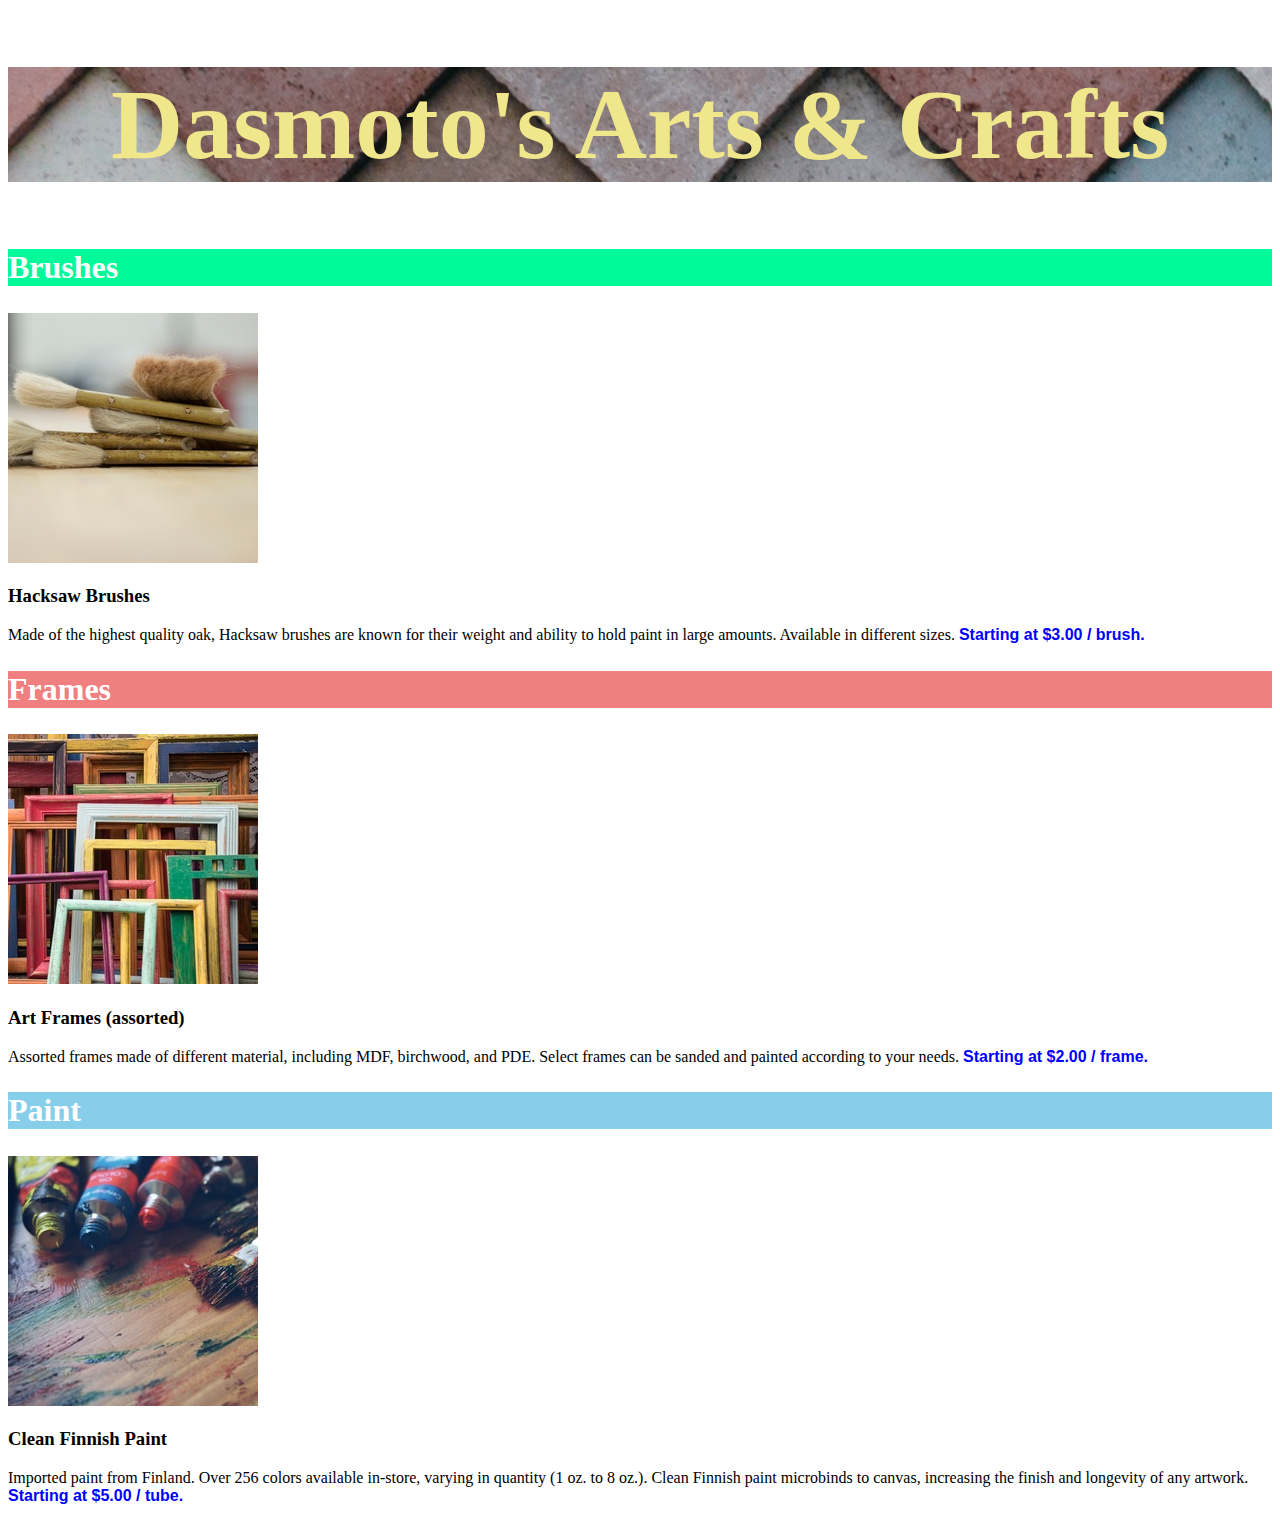
<file: dosmoto-arts-crafts-project/index.html>
<!DOCTYPE html>
<html>
    <head>
        <link href="./resources/css/style.css" rel="stylesheet">
    </head>
    <body>
        <h1>Dasmoto's Arts & Crafts</h1>
        <h2 id="brushes">Brushes</h2>
        <img src="./resources/hacksaw.jpeg" alt="Brushes Image">
        <h3>Hacksaw Brushes</h3>
        <p>Made of the highest quality oak, Hacksaw brushes are known for their weight and ability 
            to hold paint in large amounts. 
            Available in different sizes. <span id="price">Starting at $3.00 / brush.</span></p>
        <h2 id="frames">Frames</h2>
        <img src="./resources/frames.jpeg" alt="Brushes Image">
        
        <h3>Art Frames (assorted)</h3>
        <p>Assorted frames made of different material, including MDF, birchwood, and PDE. 
            Select frames can be sanded and painted according to your needs. <span id="price">Starting 
            at $2.00 / frame.</span></p>
        <h2 id="paint">Paint</h2>
        <img src="./resources/finnish.jpeg" alt="Brushes Image">
        <h3>Clean Finnish Paint</h3>
        <p>Imported paint from Finland. Over 256 colors available in-store, varying in quantity (1 oz. to 8 oz.). 
            Clean Finnish paint microbinds to canvas, increasing the finish and longevity of any artwork. 
            <span id="price">Starting at $5.00 / tube.</span></p>
    </body>
    <footer>
    </footer>
</html>
</file>
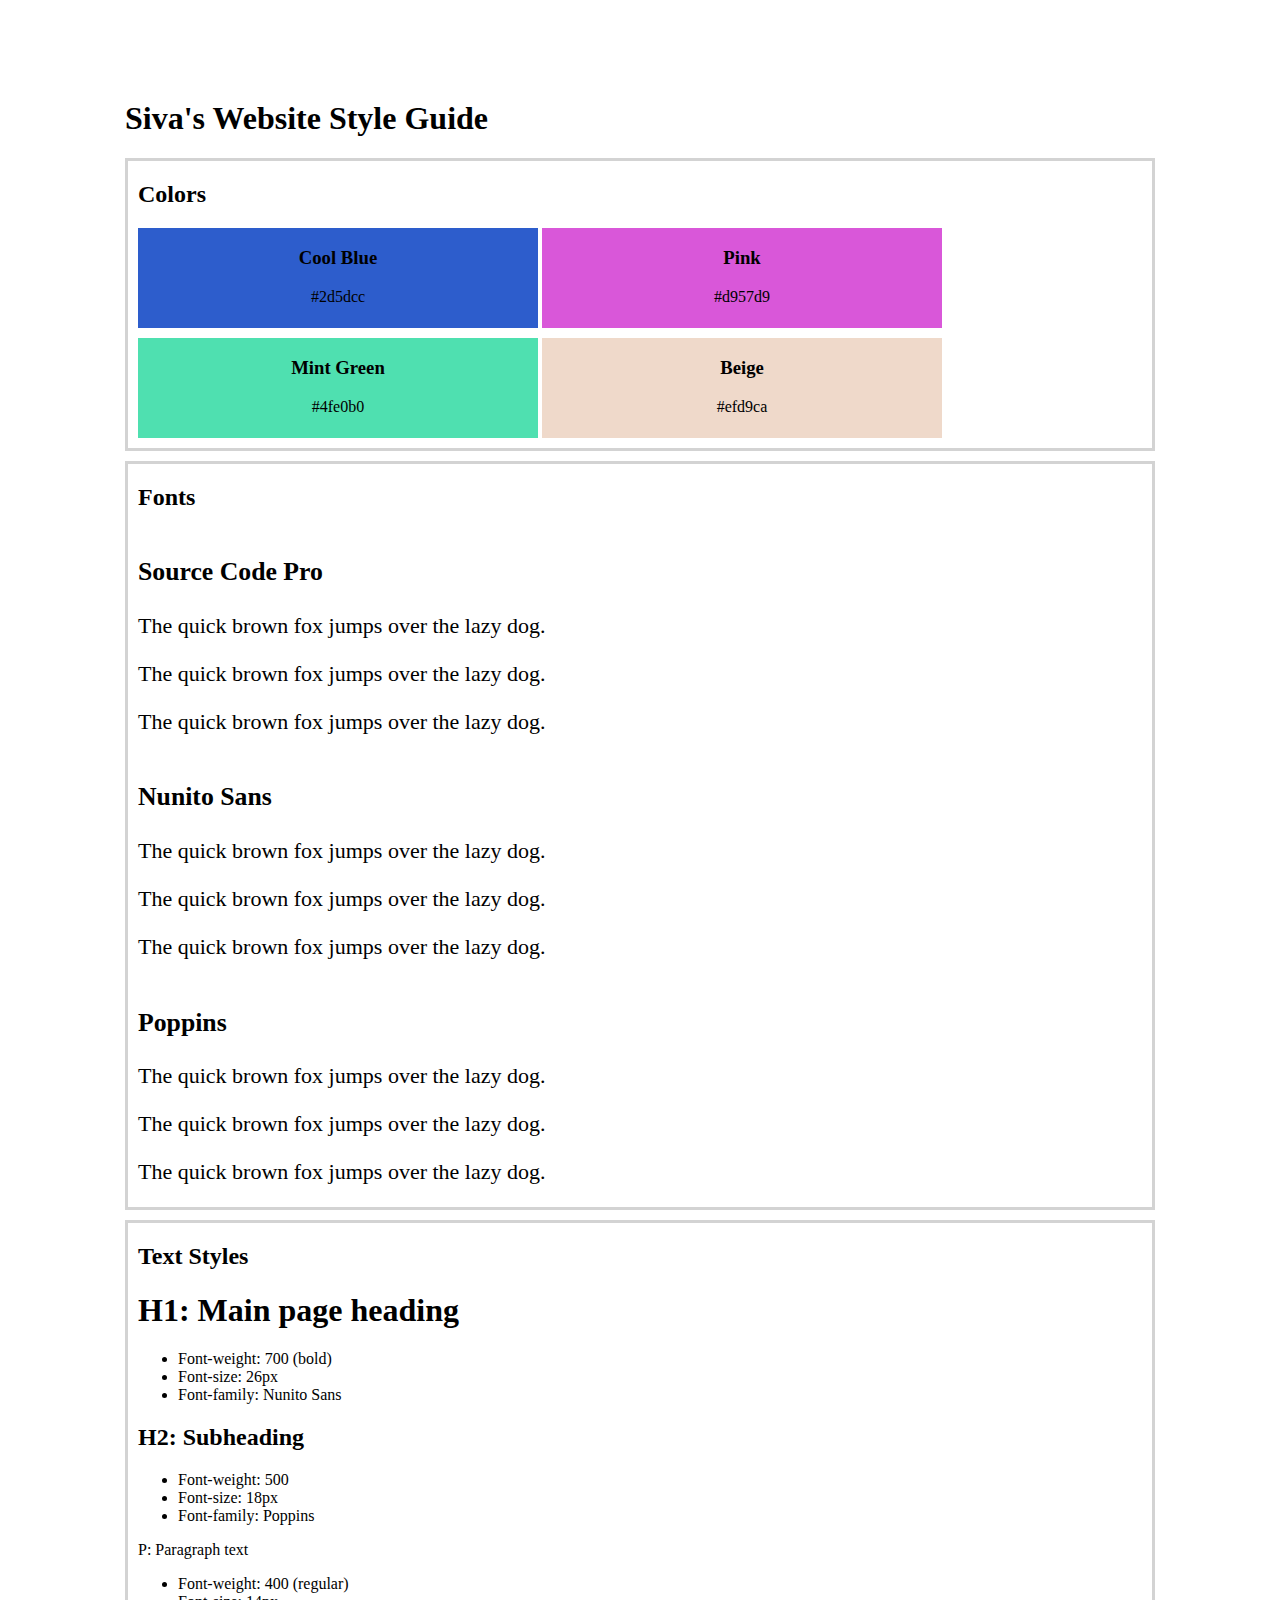
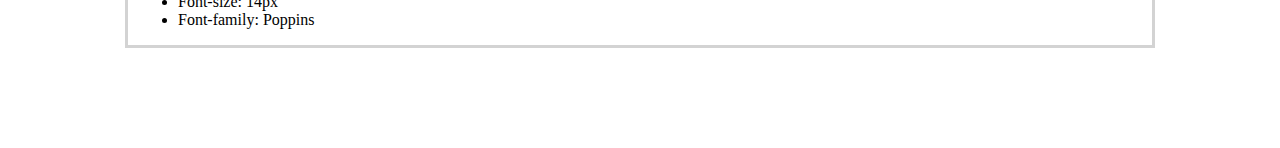
<file: favorite-css-style-designs/index.html>
<!DOCTYPE html>
<html>
    <head>
        <link href="style.css" rel="stylesheet">
    </head>
    <body>
        <h1>Siva's Website Style Guide</h1>
        <div class="frame">
            <h2>Colors</h2>
            <div class="color-one">
                <h3>Cool Blue</h3>
                <p>#2d5dcc</p>
            </div>
            <div class="color-two">
                <h3>Pink</h3>
                <p>#d957d9</p>
            </div>
            <div class="color-three">
                <h3>Mint Green</h3>
                <p>#4fe0b0</p>
            </div>
            <div class="color-four">
                <h3>Beige</h3>
                <p>#efd9ca</p>
            </div>
        </div>
        <div class="frame">
            <h2>Fonts</h2>
            <div class="font-one">
                <h3>Source Code Pro</h3>
                <p>The quick brown fox jumps over the lazy dog.</p>
                <p>The quick brown fox jumps over the lazy dog.</p>
                <p>The quick brown fox jumps over the lazy dog.</p>
            </div>
            <div class="font-two">
                <h3>Nunito Sans</h3>
                <p>The quick brown fox jumps over the lazy dog.</p>
                <p>The quick brown fox jumps over the lazy dog.</p>
                <p>The quick brown fox jumps over the lazy dog.</p>
            </div>
            <div class="font-three">
                <h3>Poppins</h3>
                <p>The quick brown fox jumps over the lazy dog.</p>
                <p>The quick brown fox jumps over the lazy dog.</p>
                <p>The quick brown fox jumps over the lazy dog.</p>
            </div>
        </div>
        <div class="frame">
            <h2>Text Styles</h2>
            <div class="text-one">
                <h1>H1: Main page heading</h1>
                <ul>
                    <li>Font-weight: 700 (bold)</li>
                    <li>Font-size: 26px</li>
                    <li>Font-family: Nunito Sans</li>
                </ul>
            </div>
            <div class="text-two">
                <h2>H2: Subheading</h2>
                <ul>
                    <li>Font-weight: 500</li>
                    <li>Font-size: 18px</li>
                    <li>Font-family: Poppins</li>
                </ul>
            </div>
            <div class="text-three">
                <p>P: Paragraph text</p>
                <ul>
                    <li>Font-weight: 400 (regular)</li>
                    <li>Font-size: 14px</li>
                    <li>Font-family: Poppins</li>
                </ul>
            </div>
        </div>
    </body>
</html>
</file>
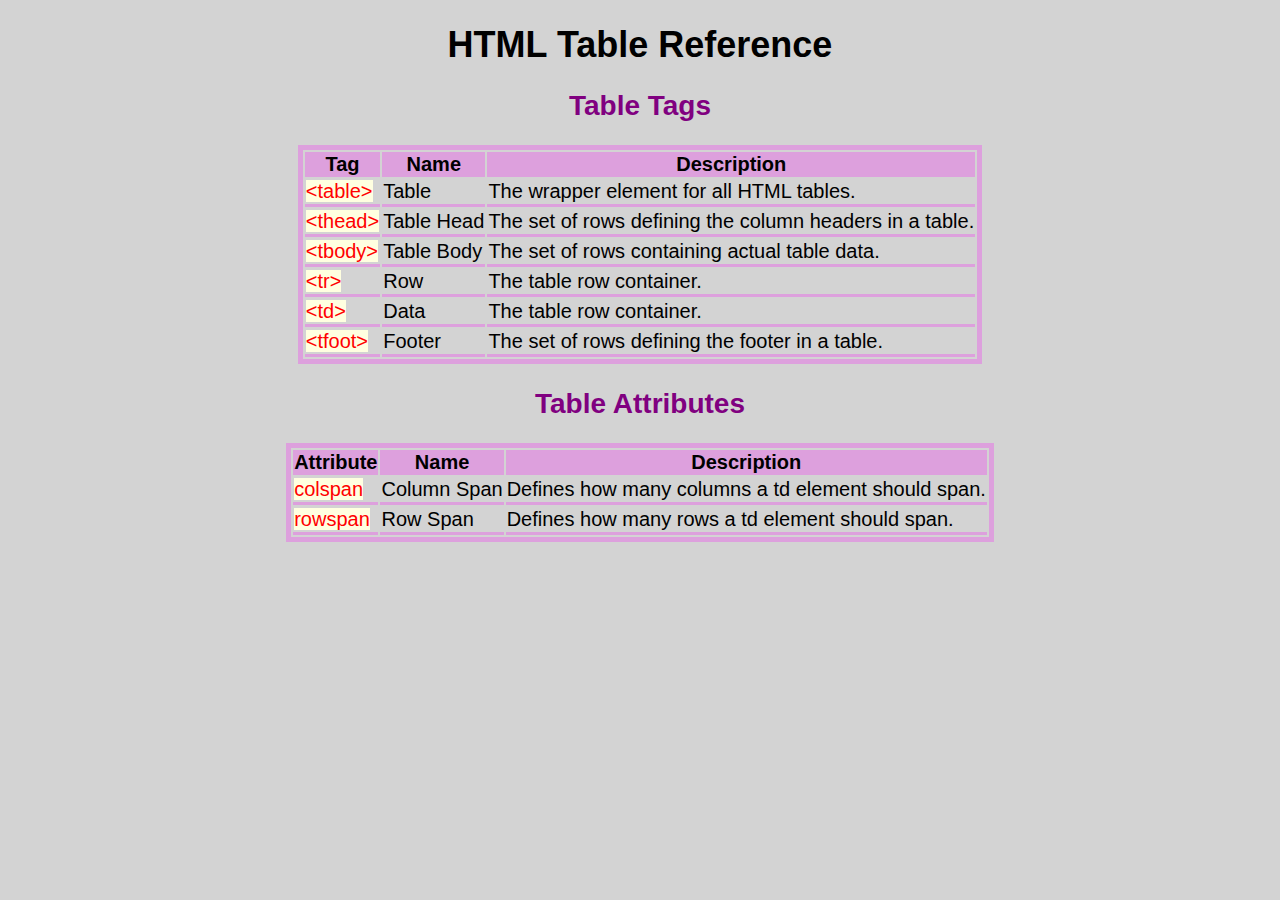
<file: html-css-cheatsheet-starting/index.html>
<!-- A Table Cheat Sheet   -->
<!DOCTYPE html>
<html>
    <head>
        <link href="../html-css-cheatsheet-starting/styles.css" rel="stylesheet">
    </head>
    <body>
        <header>
            <h1>HTML Table Reference</h1>
            <h2>Table Tags</h2>
        </header>
        <main>
            <table class="cheatsheet">
                <thead>
                    <tr>    <!-- This is header row for 1st table -->
                        <th>Tag</th>
                        <th>Name</th>
                        <th>Description</th>
                    </tr>
                </thead>  
                <tbody>   <!-- This is body for 1st table -->
                    <tr>
                        <td class="tags"><span>&lt;table&gt;</span></td>
                        <td>Table</td>
                        <td>The wrapper element for all HTML tables.</td>
                    </tr>
                    <tr>
                        <td class="tags"><span>&lt;thead&gt;</span></td>
                        <td>Table Head</td>
                        <td>The set of rows defining the column headers in a table.</td>
                    </tr>
                    <tr>
                        <td class="tags"><span>&lt;tbody&gt;</span></td>
                        <td>Table Body</td>
                        <td>The set of rows containing actual table data.</td>
                    </tr>
                    <tr>
                        <td class="tags"><span>&lt;tr&gt;</span></td>
                        <td>Row</td>
                        <td>The table row container.</td>
                    </tr>
                    <tr>
                        <td class="tags"><span>&lt;td&gt;</span></td>
                        <td>Data</td>
                        <td>The table row container.</td>
                    </tr>
                    <tr>
                        <td class="tags"><span>&lt;tfoot&gt;</span></td>
                        <td>Footer</td>
                        <td>The set of rows defining the footer in a table.</td>
                    </tr>
                </tbody>
            </table>
            <h2>Table Attributes</h2>
            <table class="cheatsheet">
                <thead>
                    <tr>    <!-- This is header row for 2nd Table -->
                        <th>Attribute</th>
                        <th>Name</th>
                        <th>Description</th>
                    </tr>
                </thead>
                <tbody>     <!-- This is body for 2nd table -->
                    <tr>
                        <td class="tags"><span>colspan</span></td>
                        <td>Column Span</td>
                        <td>Defines how many columns a td element should span.</td>
                    </tr>
                    <tr>
                        <td class="tags"><span>rowspan</span></td>
                        <td>Row Span</td>
                        <td>Defines how many rows a td element should span.</td>
                    </tr>
                </tbody>
            </table>

        </main>
    <footer>
    </footer>
    </body>
</html>
</file>
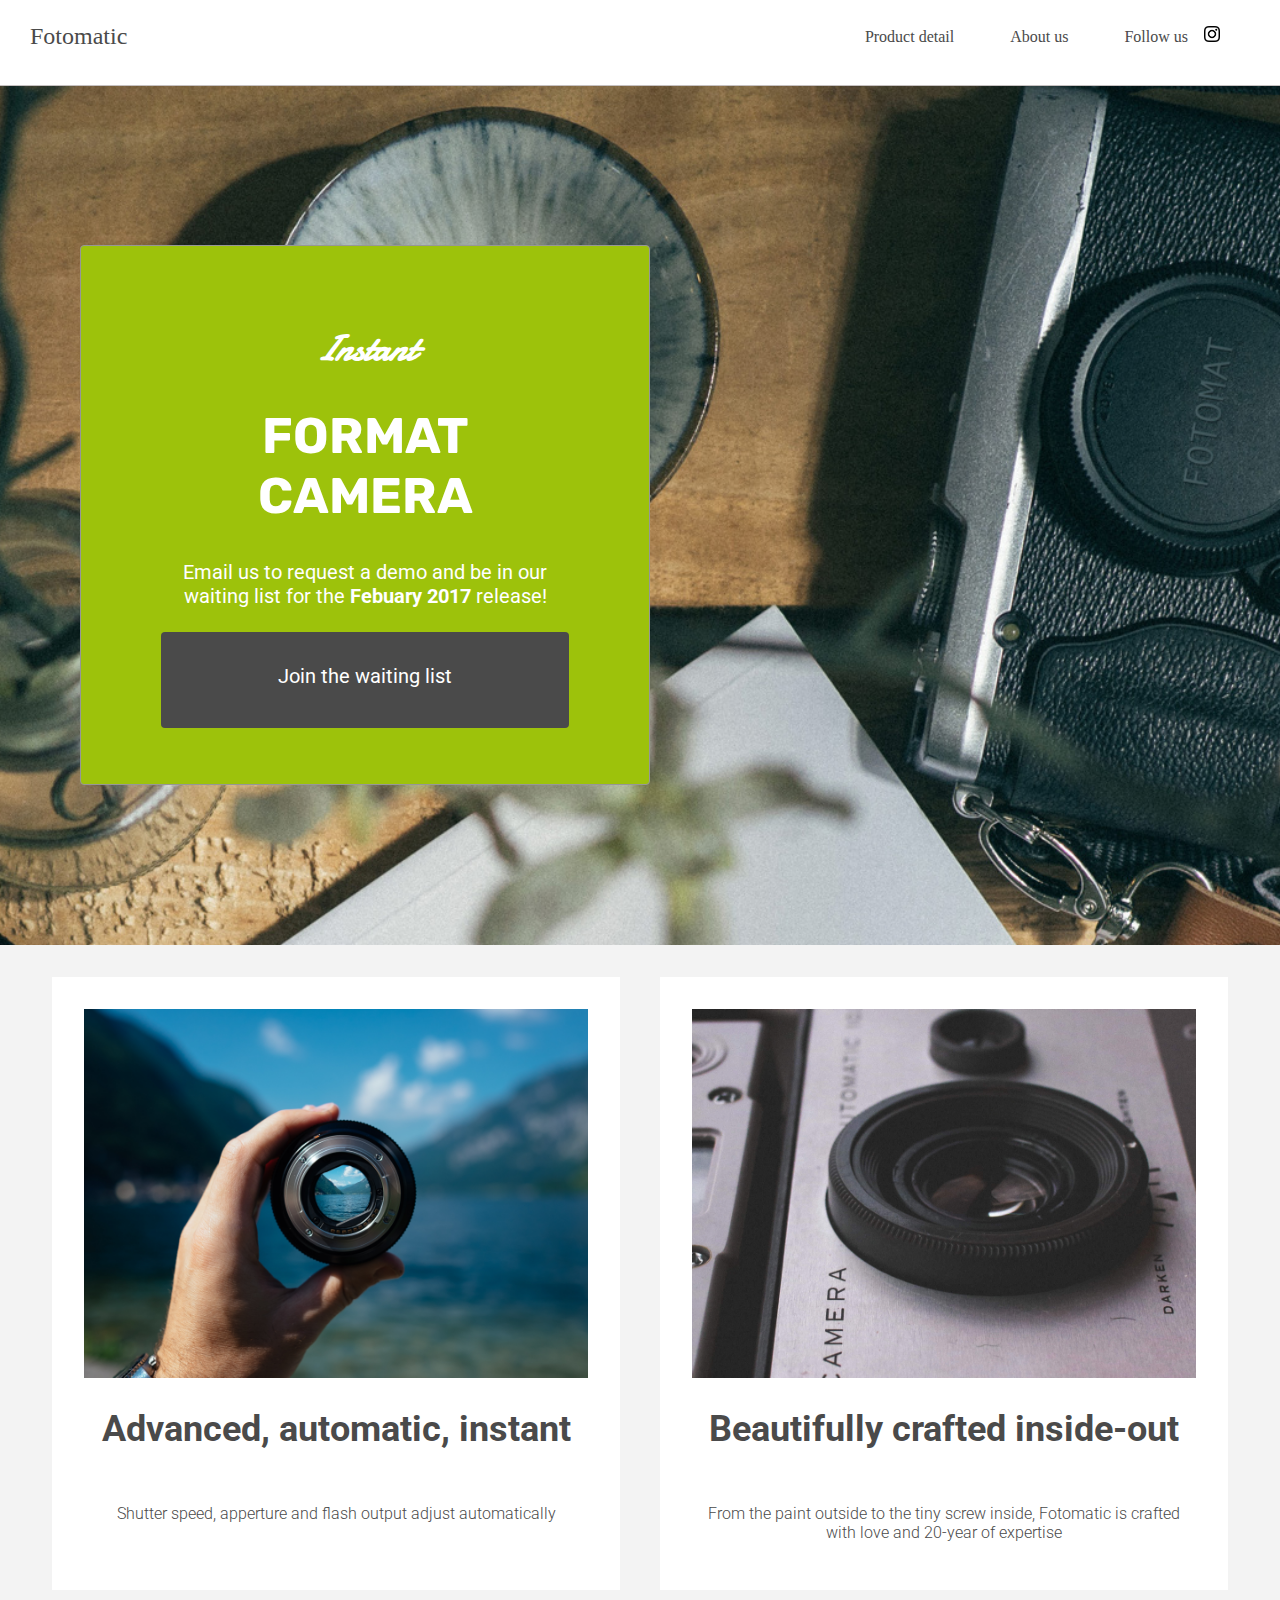
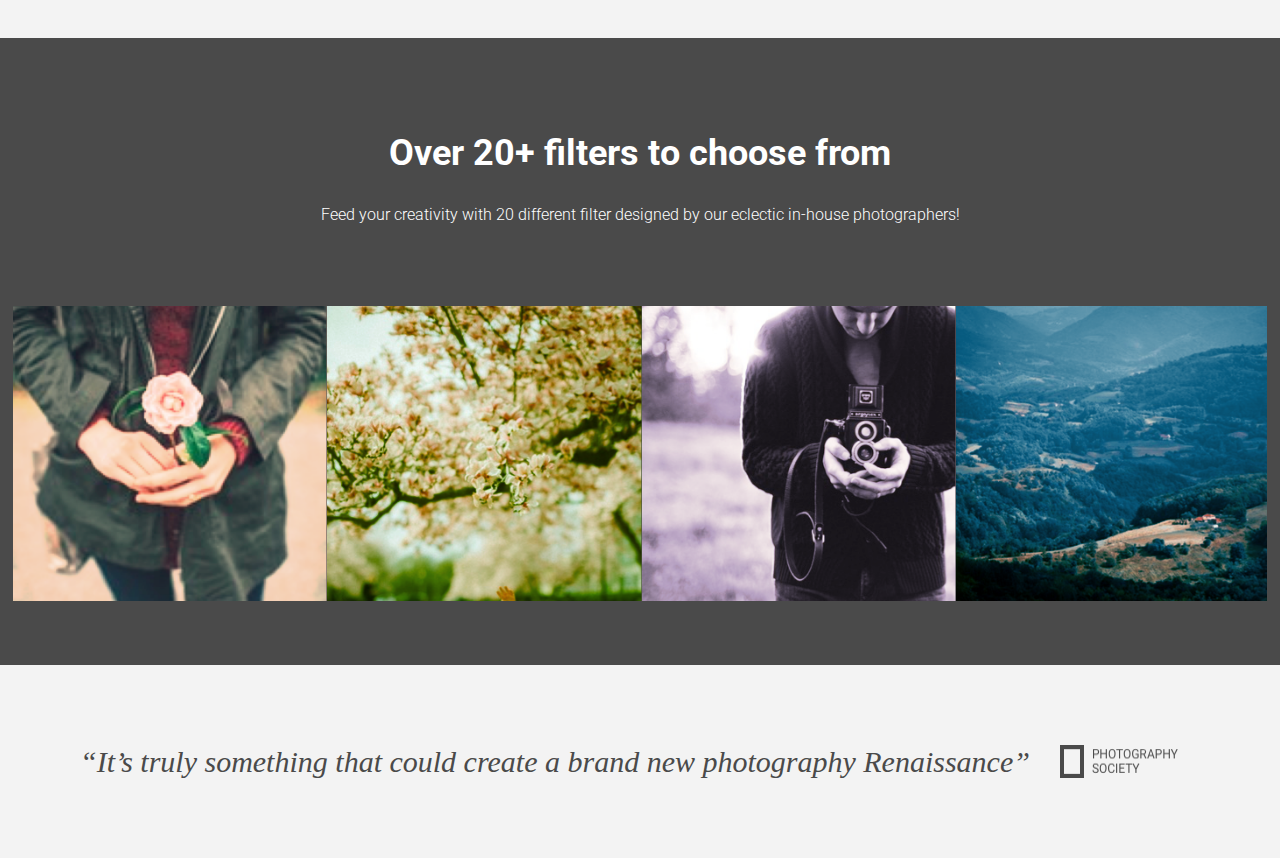
<file: photo-store/index.html>
<!DOCTYPE html>
<html>
<head>
  <meta name="viewport" conten=""width-devicewidth initial-scale="1">
  <link href="https://fonts.googleapis.com/css?family=Damion" rel="stylesheet">
  <link href="https://fonts.googleapis.com/css?family=Rubik" rel="stylesheet">
  <link href="https://fonts.googleapis.com/css?family=Roboto:300,400,600,700" rel="stylesheet">
  <link rel="stylesheet" href="./resources/css/style.css">
  <meta charset="UTF-8">
</head>
<body>
  <!-- Header -->
  <header>
    <div class="content">
      <a href="index.html" class="desktop logo">Fotomatic</a>
      <nav class="desktop">
        <ul>
          <li><a href="#">Product detail</a></li>
          <li><a href="#">About us</a></li>
          <li><a href="https://www.instagram.com/">Follow us <img class="icon" src="./resources/images/instagram.png"></a></li>
        </ul>
      </nav>
      <nav class="mobile">
        <ul>
          <li><a href="#"><img src="./resources/images/ic-logo.svg"></a></li>
          <li><a href="#"><img src="./resources/images/ic-product-detail.svg"></a></li>
          <li><a href="#"><img src="./resources/images/ic-about-us.svg"></a></li>
          <li><a href="#" class="button">Join us</a></li>
        </ul>
      </nav>
    </div>
  </header>

  <!-- Main Content -->
  <div class="main-content">
    <!-- Sign Up Section -->
    <div id="sign-up-section" class="banner">
      <div id="sign-up-cta">
        <div class="content center">
          <div class="header">
            <h2 class="cursive">Instant</h2>
            <h1 class="striking">FORMAT CAMERA</h1>
          </div>
          <div class="email">
            <span>
              Email us to request a demo and be in our waiting list for the <strong>Febuary 2017</strong> release!
            </span>
            <div class="button">Join the waiting list</div>
          </div>
        </div>
      </div>
    </div>

    <!-- Features Section -->
    <div id="features-section">
      <div class="feature">
        <div class="center">
          <div class="image-container">
            <img src="./resources/images/feature-1.png" />
          </div>
          <div class="content"> 
            <h2>Advanced, automatic, instant</h2>
            <h3>Shutter speed, apperture and flash output adjust automatically</h3>
          </div>
        </div>
      </div>
      <div class="feature">
        <div class="center">
          <div class="image-container">
            <img src="./resources/images/feature-2.png" />
          </div>
          <div class="content">
            <h2>Beautifully crafted inside-out</h2>
            <h3>From the paint outside to the tiny screw inside, Fotomatic is crafted with love and 20-year of expertise</h3>
          </div>
        </div>
      </div>
    </div>

    <!-- Filters Section -->
    <div id="filters-section">
      <div class="content center">
        <h2>Over 20+ filters to choose from</h2>
        <h3>Feed your creativity with 20 different filter designed by our eclectic in-house photographers!</h3>
      </div>
      <div class="images-container">
        <div class="image-container">
          <img src="./resources/images/filter-1.png" />
        </div>
        <div class="image-container">
          <img src="./resources/images/filter-2.png" />
        </div>
        <div class="image-container">
          <img src="./resources/images/filter-3.png" />
        </div>
        <div class="image-container extra">
          <img src="./resources/images/filter-4.png" />
        </div>
      </div>
    </div>

    <!-- Quotes Section !-->
    <div id="quotes-section">
    <div class="content center">
        <span class="quote">“It’s truly something that could create a brand new photography Renaissance”</span>
         <img class="quote-citation" src="./resources/images/photography-logo.png" />
        </div>
      </div>
    </div>
  
    <!-- Footer Section -->
    <footer>
      <div class="content">
        <span class="copyright">© 2016  Fotomatic, All Rights Reserved</span>
        <span class="location">Designed in NYC</span>
      </div>
    </footer>

  </div>
</body>
</html>
</file>
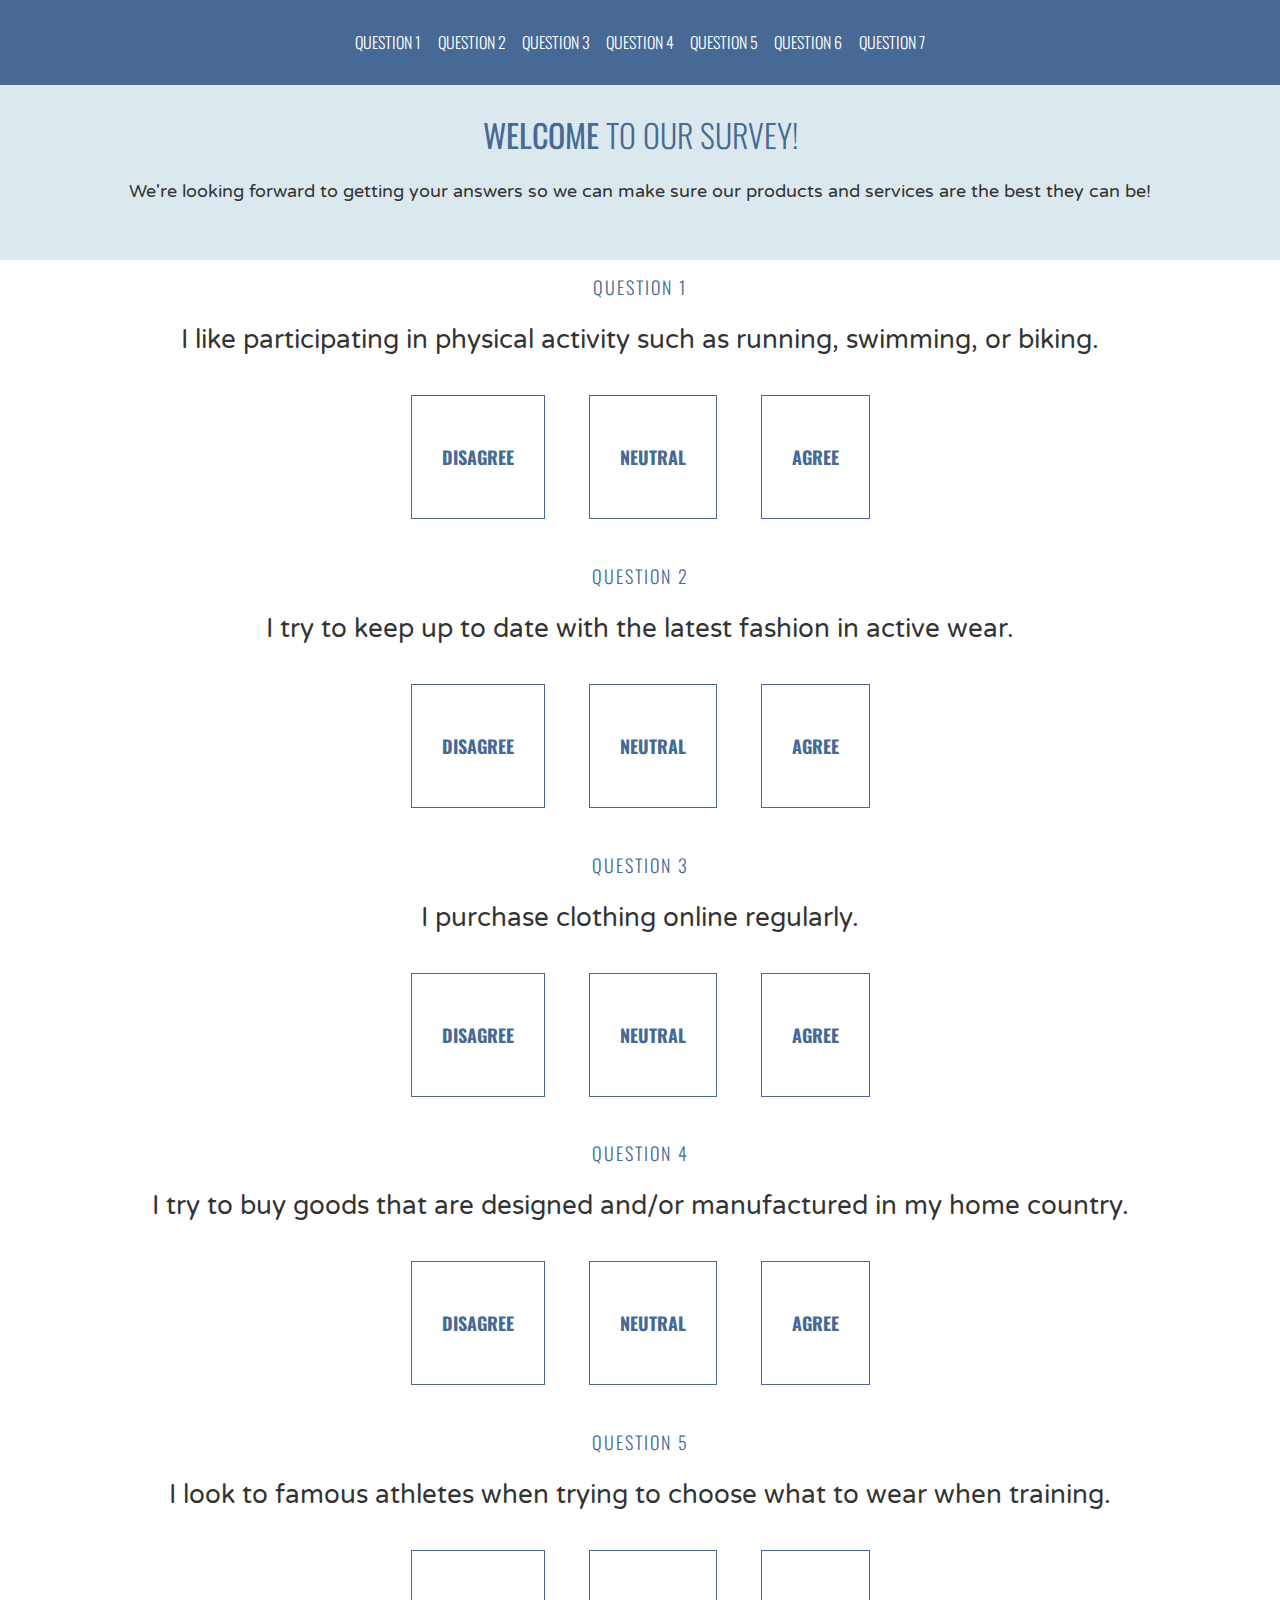
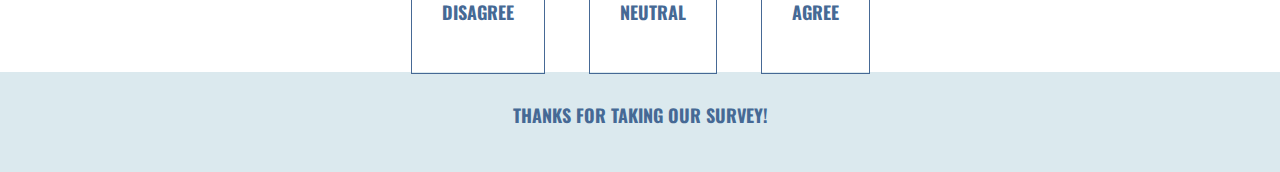
<file: survey-project-css/index.html>
<!DOCTYPE html>
<html>
<head>
  <title>Please Participate in Our Survey!</title>
  <link href="https://fonts.googleapis.com/css?family=Oswald:300,700|Varela+Round" rel="stylesheet">
  <link rel="stylesheet" href="style.css">
</head>
<body>
  <header>
    <ul>
      <li>Question 1</li>
      <li>Question 2</li>
      <li>Question 3</li>
      <li>Question 4</li>
      <li>Question 5</li>
      <li>Question 6</li>
      <li>Question 7</li>
    </ul>
  </header>
  
  <div class="welcome">
    <h1><strong>Welcome</strong> to our survey!</h1>
    <p>We're looking forward to getting your answers so we can make sure our products and services are the best they can be!</p>
  </div>

  <div class="question">
    <h4>Question 1</h4>
    <h2>I like participating in physical activity such as running, swimming, or biking.</h2>

    <div class="answer">
      <h3>Disagree</h3>
    </div>

    <div class="answer">
      <h3>Neutral</h3>
    </div>

    <div class="answer">
      <h3>Agree</h3>
    </div>
  </div>

  <div class="question">
    <h4>Question 2</h4>
    <h2>I try to keep up to date with the latest fashion in active wear.</h2>

    <div class="answer">
      <h3>Disagree</h3>
    </div>

    <div class="answer">
      <h3>Neutral</h3>
    </div>

    <div class="answer">
      <h3>Agree</h3>
    </div>
  </div>

  <div class="question">
    <h4>Question 3</h4>
    <h2>I purchase clothing online regularly.</h2>

    <div class="answer">
      <h3>Disagree</h3>
    </div>

    <div class="answer">
      <h3>Neutral</h3>
    </div>

    <div class="answer">
      <h3>Agree</h3>
    </div>
  </div>

  <div class="question">
    <h4>Question 4</h4>
    <h2>I try to buy goods that are designed and/or manufactured in my home country.</h2>

    <div class="answer">
      <h3>Disagree</h3>
    </div>

    <div class="answer">
      <h3>Neutral</h3>
    </div>

    <div class="answer">
      <h3>Agree</h3>
    </div>
  </div>

  <div class="question">
    <h4>Question 5</h4>
    <h2>I look to famous athletes when trying to choose what to wear when training.</h2>

    <div class="answer">
      <h3>Disagree</h3>
    </div>

    <div class="answer">
      <h3>Neutral</h3>
    </div>

    <div class="answer">
      <h3>Agree</h3>
    </div>
  </div>
  <footer>
    <h3>Thanks for taking our survey!</h3>
  </footer>

</body>
</html>
</file>
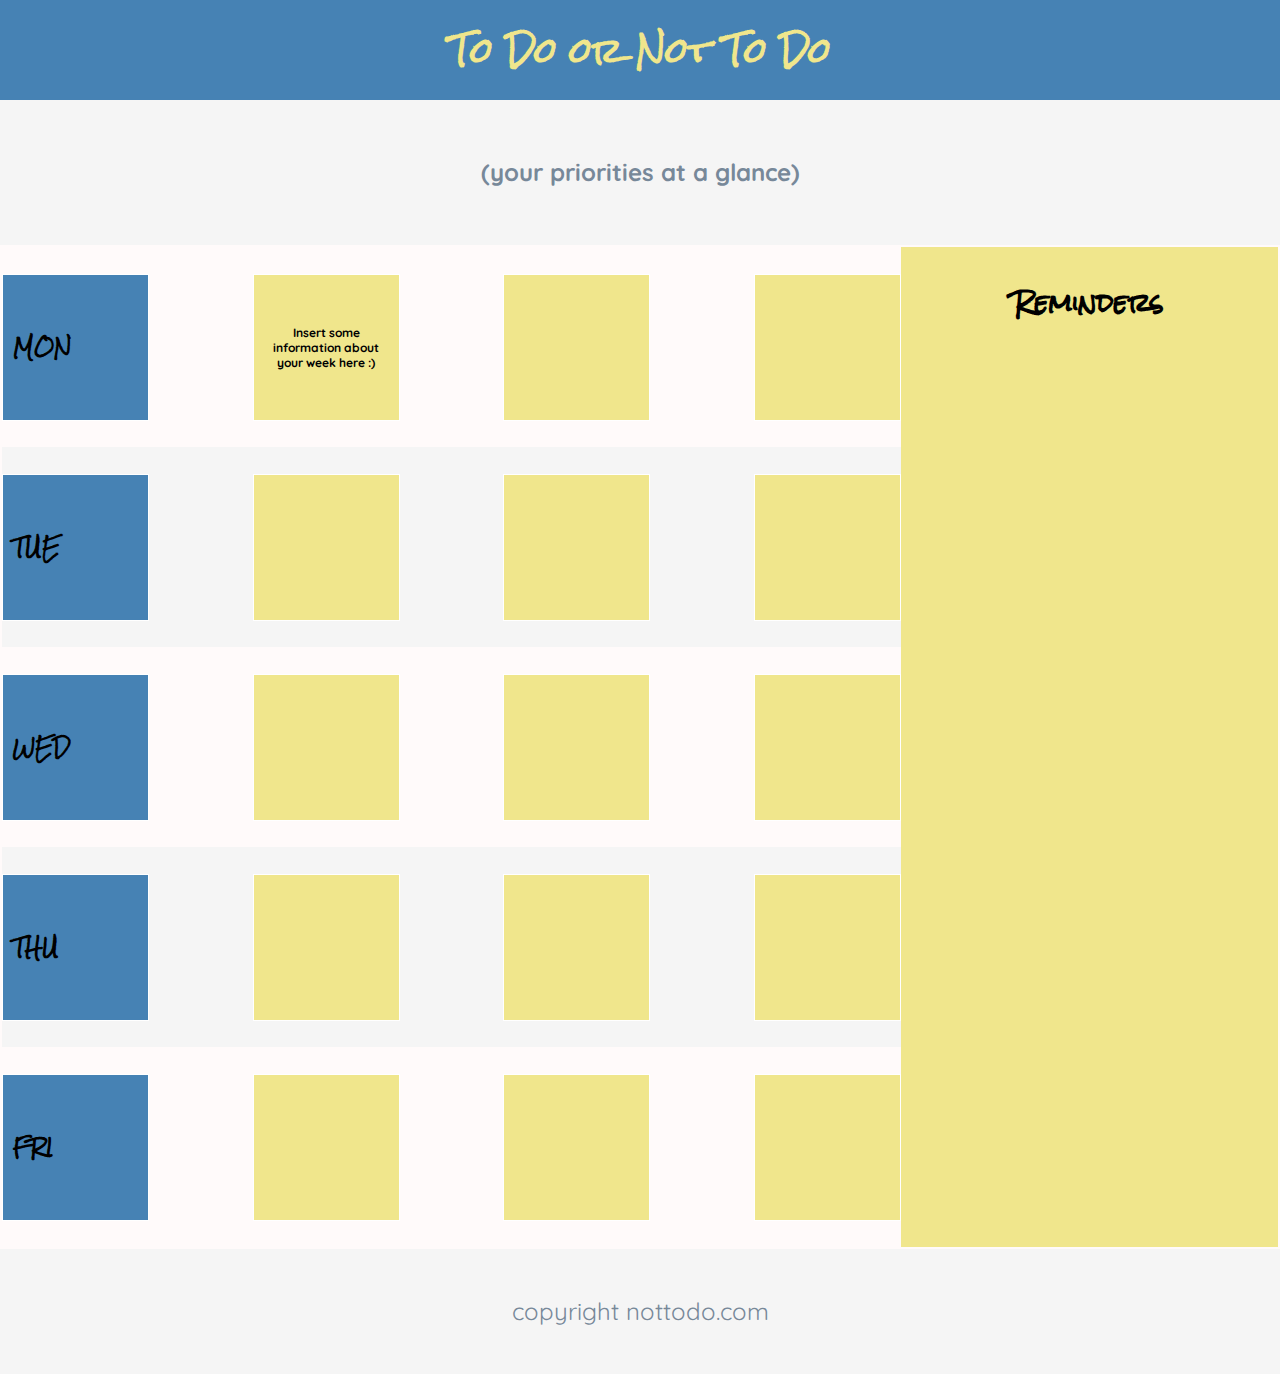
<file: ToDoListUsingFlex/index.html>
<!DOCTYPE html>
<html>

<head>
  <title>To Do App</title>
  <link href='https://fonts.googleapis.com/css?family=Quicksand' rel='stylesheet'>
  <link href='https://fonts.googleapis.com/css?family=Rock+Salt' rel='stylesheet'>
  <link href="style.css" rel="stylesheet">
</head>
<body>

  <!-- Header -->
  <div id='header'>
    <h1>To Do or Not To Do</h1>
    <h2 class='tagline'>(your priorities at a glance)</h2>
  </div>

  <!-- App Container -->
  <div class='container'>

    <!-- To Do Section -->
    <div class='week'>
      <div class='row secondary-background'>
        <div class='day square'><h3>MON</h3></div>
        <div class='task square'>
          <p> Insert some information about your week here :) </p>
        </div>
        <div class='task square'></div>
        <div class='task square'></div>
      </div>
      <div class='row'>
        <div class='day square'><h3>TUE</h3></div>
        <div class='task square'></div>
        <div class='task square'></div>
        <div class='task square'></div>
      </div>
      <div class='row secondary-background'>
        <div class='day square'><h3>WED</h3></div>
        <div class='task square'></div>
        <div class='task square'></div>
        <div class='task square'></div>
      </div>
      <div class='row'>
        <div class='day square'><h3>THU</h3></div>
        <div class='task square'></div>
        <div class='task square'></div>
        <div class='task square'></div>
      </div>
      <div class='row secondary-background'>
        <div class='day square'><h3>FRI</h3></div>
        <div class='task square'></div>
        <div class='task square'></div>
        <div class='task square'></div>
      </div>
    </div>

    <!-- Reminders Section -->
    <div class='reminders'>
      <h3>Reminders</h3>
    </div>
  </div>

  <!-- Footer -->
  <footer>
    <span class='tagline'>copyright nottodo.com</span>
  </footer>
</body>
</html>
</file>
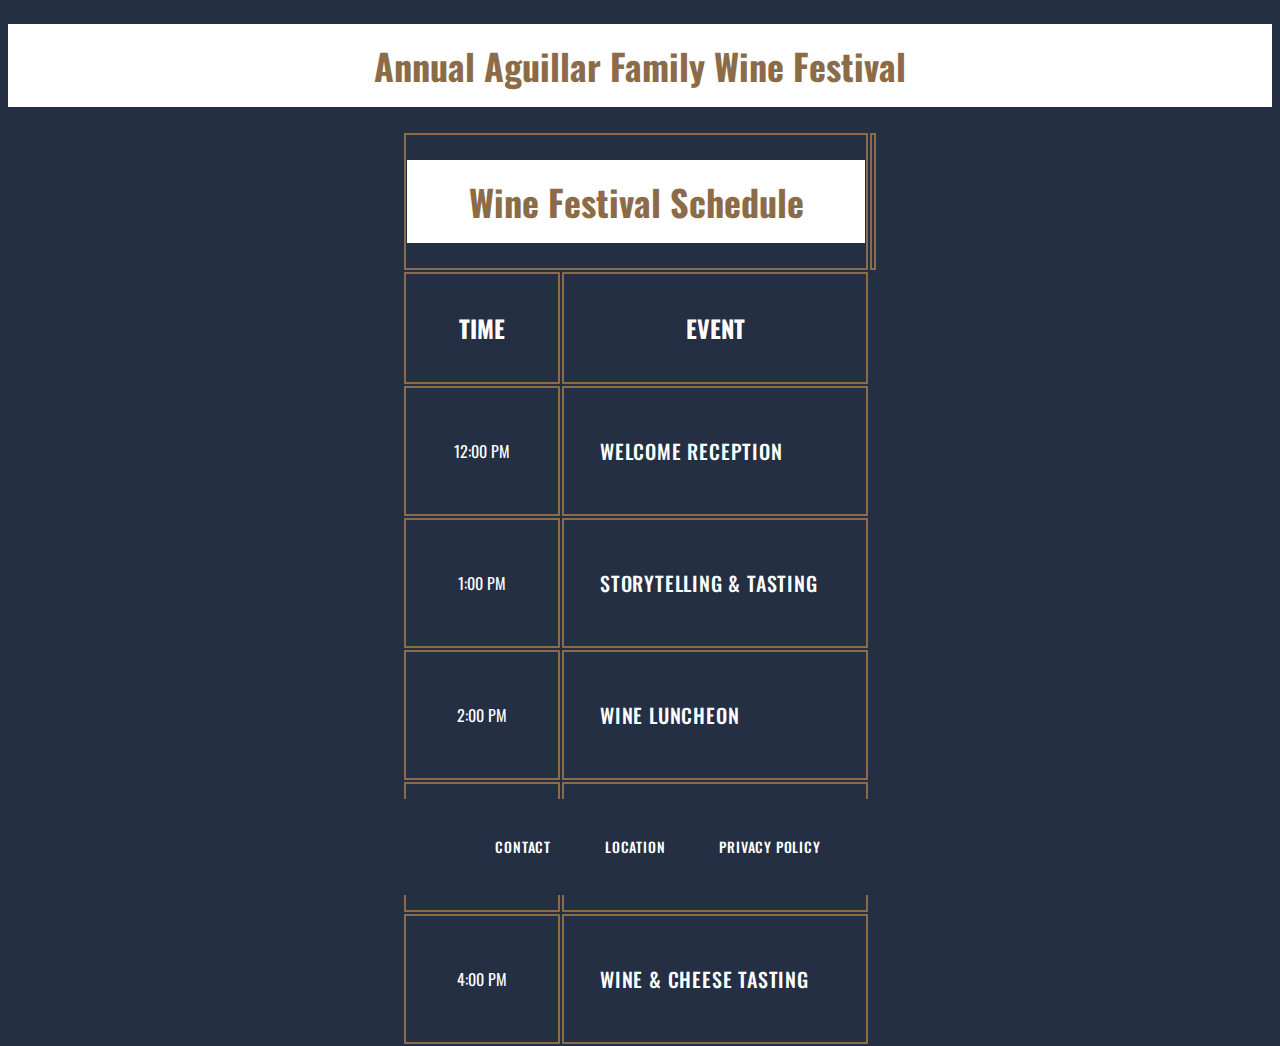
<file: wine-festival/index.html>
<!DOCTYPE html>
<html>

<head>
  <meta charset="utf-8">
  <title>Aguillar Family Wine Festival</title>
  <link href="style.css" rel="stylesheet">
  <link href="https://fonts.googleapis.com/css?family=Oswald" rel="stylesheet">
</head>

<body>
  <header>
    <h1>Annual Aguillar Family Wine Festival</h1>
  </header>
  
  <div class="container">
    <table>
      <thead>
        <tr> <!--Table Header Row 1 -->
          <th colspan="2"><h1>Wine Festival Schedule</h1><th>
        </tr> 
        <tr> <!--Table Header Row 2-->
          <th><h2>Time</h2></th>
          <th><h2>Event</h2></th>
        </tr>
      </thead>
      <tbody>
         <tr> <!--Table Body Row 1-->
         <td class="left">12:00 PM</td>
         <td><h3>Welcome Reception</h3></td>
        </tr>
        <tr> <!--Table Body Row 2-->
          <td class="left">1:00 PM</td>
          <td><h3>Storytelling & Tasting</h3></td>
        </tr>
        <tr> <!--Table Body Row 3-->
          <td class="left">2:00 PM</td>
          <td><h3>Wine Luncheon</h3></td>
        </tr>
        <tr> <!--Table Body Row 4-->
          <td class="left">3:00 PM</td>
          <td><h3>Aguillar Family Wines</h3></td>
        </tr>
        <tr> <!--Table Body Row 5-->
           <td class="left">4:00 PM</td>
           <td><h3>Wine & Cheese Tasting</h3></td>
        </tr>
      </tbody>
    </table>
  </div>
  
  <footer>
    <h3>Contact</h3>
    <h3>Location</h3>
    <h3>Privacy Policy</h3>
  </footer>
</body>
</html>
</file>
<file: dosmoto-arts-crafts-project/resources/css/style.css>
h1 {
    background-image: url(../pattern.jpeg);
    text-align: center;
    font-size: 100px;
    color: Khaki;
    font-weight: bold;
}

h2 {
    color: white;
    font-size: 32px;
    font-weight: bold;
}

#brushes {
    background-color: MediumSpringGreen;
}

#price {
    font-family: Helvetica;
    font-weight: bold; 
    color: blue; 
}

#frames {
    background-color: lightcoral;
}

#paint {
    background-color: skyblue;
}
</file>
<file: favorite-css-style-designs/style.css>
body {
    margin: 100px 125px;
}

.frame {
    border: 3px solid lightgray;
    padding-left: 10px;
    margin-top: 10px;
}

.color-one {
    height: 100px;
    width: 400px;
    background-color: #2d5dcc;
    display: inline-block;
    text-align: center;
    margin-bottom: 10px;
}

.color-two {
    height: 100px;
    width: 400px;
    background-color: #d957d9;
    display: inline-block;
    text-align: center;
    margin-bottom: 10px;
}

.color-three {
    height: 100px;
    width: 400px;
    background-color: #4fe0b0;
    display: inline-block;
    text-align: center;
    margin-bottom: 10px;
}

.color-four {
    height: 100px;
    width: 400px;
    background-color: #efd9ca;
    display: inline-block;
    text-align: center;
    margin-bottom: 10px;
}

.font-one {
    display: inline-block;
    text-align: left;
    font-size: 22px;
    padding-right: 100px;
}

.font-two {
    display: inline-block;
    text-align: left;
    font-size: 22px;
    padding-right: 100px;
}

.font-three {
    display: inline-block;
    text-align: left;
    font-size: 22px;
    padding-right: 100px;
}
</file>
<file: html-css-cheatsheet-starting/styles.css>
body {
    background-color: lightgray;
}

h1 {
    text-align: center;
    font-size: 36px;
    font-family: Verdana, Geneva, Tahoma, sans-serif;
}

h2 {
    text-align: center;
    font-size: 28px;
    font-family: Verdana, Geneva, Tahoma, sans-serif;
    color: purple;
}

.cheatsheet {
    margin: 0px auto;
    font-size: 20px;
    font-family: Verdana, Geneva, Tahoma, sans-serif;
    border: 5px solid plum;
}

td {
    border-bottom: 3px solid plum;
    text-align: left;
}

th {
    background-color: plum;
    text-align: center;
}

.tags {
    text-decoration-color: antiquewhite;
    color: red;
}

span {
    background-color: lightyellow;
}
</file>
<file: photo-store/resources/css/style.css>
/* Universal Styles */

html {
  font-family: Roboto;
  font-size: 16px;
  box-sizing: border-box;
}

/* background image doesn't run behing header bar */
body {
  margin: 0;
}

/* The entire page is set below the header bar */
.main-content {
  position: relative;
  top: 5.3125rem; /* To offset for fixed header. */
}

.center {
  text-align: center;
}

.button {
  color: white;
  text-align: center;
}

.image-container {
  overflow: hidden;
}

.image-container img {
  display: block;
  max-width: 100%;
}


@media only screen and (max-width: 760px) {
  .main-content {
    top: 2.5625rem;
  }
}

/* Header */

header {
  position: fixed;
  width: 100%;
  border-bottom: solid 1px #c6c1c1;
  background-color: white;
  height: 5.3125rem;
  z-index: 999;
}

header .content {
  display: flex;
  align-items: center;
  padding: 0.5rem 1.875rem;
}

header .logo {
  flex: 1;
  font-size: 1.5rem;
  color: #4A4A4A;
  font-family: Roboto-Mono-Regular;
  text-decoration: none;
}

header nav ul {
  display: flex;
  list-style: none;
}

nav li {
  padding-left: 3.5rem;
}

nav a {
  line-height: 1.6;
  font-size: 1rem;
  font-family: Roboto-Regular;
  color: #4a4a4a;
  text-decoration: none;
}

header .icon {
  width: 1rem;
  padding-left: .75rem;
  padding-right: 1.875rem;
}

header .mobile {
  display: none;
}

@media only screen and (max-width: 690px){
  header .desktop {
    display: contents;
  }

  header .mobile {
    display: none;
    width: 100%;
  }

  header .content {
    padding: .5rem 0;
  }

  header .mobile ul {
    display: flex;
    justify-content: space-around;
    align-items: center;
    width: 100%;
  }

  header .mobile li {
    padding: 0;
  }

  header .mobile .button {
    padding: .1875rem .5rem;
    background-color: #9dc20b;
    line-height: 1.6;
    color: white;
  }
}

@media only screen and (max-width: 590px){

  header {
    height: 3rem;
  }

  header .desktop {
    display: none;
  }

  header .mobile {
    display: contents;
    width: 100%;
  }

  header .content {
    padding: 0;
  }

  header .mobile ul {
    display: flex;
    justify-content: space-around;
    align-items: center;
    width: 100%;
  }

  header .mobile li {
    padding: 0;
  }

  header .mobile .button {
    /* padding: .1875rem .5rem; */
    padding: 3px 8px;
    background-color: #9dc20b;
    line-height: 1.6;
    button-radius: 4px;
    color: white;
  }
}

/* Sign Up Section */

#sign-up-section {
  display: flex;
  justify-content: flex-start;
  align-items: flex-start;
  background-image: url("../images/banner-landingpage.jpg");
  background-repeat: no-repeat;
  background-position: center;
  background-size: cover;
}

#sign-up-cta {
  margin-top: 10rem;
  margin-left: 5rem;
  margin-bottom: 10rem;
  border: solid 1px #979797;
  border-radius: 4px;
  background-color: #9dc20b;
  display: flex;
}

#sign-up-cta .content {
  font-family: "Roboto", sans-serif;
  font-size: 1.25rem;
  color: white;
  margin-top: 3rem;
  margin-left: 5rem;
  margin-right: 5rem;
  margin-bottom: 3.5rem;
  width: 25.5rem;
}

#sign-up-cta h1 { 
  font-size: 3.125rem;
  font-family: Rubik-Regular;
}

#sign-up-cta h2 {
  font-size: 2.25rem;
}

#sign-up-cta span strong {
  font-weight: bold;
}

#sign-up-cta .cursive {
  font-family: "Damion", cursive;
  font-style: italic;
}

#sign-up-cta .striking {
  font-family: "Rubik", sans-serif;
}

#sign-up-cta .email {
  display: flex;
  flex-direction: column;
}

#sign-up-cta .button {
  margin-top: 1.5rem;
  border-radius: 4px;
  background-color: #4a4a4a;
  width: 25.5rem;
  height: 4rem;
  padding-top: 2rem;
}

@media only screen and (max-width: 760px) {
  #sign-up-section {
    align-items: center;
    justify-content: center;
    height: 28rem;
  }

  #sign-up-cta {
    position: static;
    width: auto;
    height: auto;
    background-color: transparent;
    border: none;
  }

  #sign-up-cta .content {
    margin-top: 0;
  }

  #sign-up-cta .email {
    display: none;
  }

  #sign-up-cta h1 {
    font-size: 3.125rem;
  }

  #sign-up-cta h2 {
    font-size: 2.25rem;
  }
}

@media only screen and (max-width: 450px) {
  #sign-up-section {
    height: 20rem;
  }

  #sign-up-cta h1 {
    font-size: 2.25rem;
  }

  #sign-up-cta h2 {
    font-size: 2rem;
  }
}

/* Features Section */

#features-section {
  display: flex;
  flex-direction: row;
  justify-content: space-between;
  padding: 2rem 2rem 3rem 2rem;
  background-color: #f3f3f3;
}

.feature {
  flex: 1;
  padding: 2rem;
  margin: 0px 1.25rem;
  background-color: white;
  /* height: 39.6875rem; */
}

.feature .image-container {
  margin: 0 auto;
  width: 100%;
  /* height: 28rem; */
  /* display: block; */
}

.feature .content {
  display: flex;
  flex-direction: column;
}

.feature h2 {
  padding-bottom: .5rem;
  font-size: 2.25rem;
  font-weight: bold;
  color: #4a4a4a;
}

.feature h3 {
  font-size: 1rem;
  line-height: 1.2;
  font-weight: 300;
  color: #4a4a4a;
}

@media only screen and (max-width: 690px) {
  .feature h2 {
    font-size: 1.125rem;
    line-height: 1.3;
    font-weight: normal;
  }

  .feature h3 {
    font-size: .875rem;
    line-height: 1.4;
  }
}

@media only screen and (max-width: 590px) {
  #features-section {
    flex-flow: column;
    justify-content: space-between;
    padding: 0;
  }

  .feature {
    margin: 0;
    padding: 1.25rem 1rem 0 1rem;
  }
}

/* Filters Section */

#filters-section {
  padding: 4rem 0;
  background-color: #4a4a4a;
}

#filters-section .content {
  padding: 0 .625rem;
  margin-bottom: 5rem;
}

#filters-section .content h2 {
  font-size: 2.25rem;
  font-weight: bold;
  color: white;
}

#filters-section .content h3 {
  font-size: 1rem;
  line-height: 1.4;
  font-weight: 300;
  color: white;
}

#filters-section .images-container {
  display: flex;
  flex-direction: row;
  max-width: 100%;
  padding: 0 1%;
}

@media only screen and (max-width: 760px) {
  #filters-section {

    padding: 1.5rem 0 0 0;
  }

  #filters-section .content {
    margin-bottom: 1rem;
  }

  #filters-section .content h2 {
    padding-bottom: .625rem;
    font-size: 1.125rem;
    line-height: 1.3;
    font-weight: normal;
  }

  #filters-section .content h3 {
    font-size: .875rem;
    line-height: 1.4;
  }

  #filters-section .images-container {
    max-width: 100%;
    padding: 0;
  }

  #filters-section .extra {
    display: none;
  }
}

/* Quotes Section */

#quotes-section {
  background-color: #f3f3f3;
}

#quotes-section .content {
  padding: 5rem;
  display: flex;
  flex-direction: row;
}

#quotes-section .quote {
  padding-right: 1.875rem;
  font-family: "Palatino", serif;
  font-size: 1.875rem;
  line-height: 1.1;
  font-style: italic;
  color: #4a4a4a;
}

#quotes-section .image-container {
  height: 1.875rem;
}

@media only screen and (max-width: 590px) {
  #quotes-section .content {
    padding: 1.875rem .625rem;
    display: flex;
    flex-direction: column;
  }

  #quotes-section .quote {
    font-size: 1.5rem;
    line-height: 1.4;
  }

  #quotes-section .quote-citation {
    display: block;
    padding-top: 1rem;
    margin: auto;
    height: auto;
  }
}
  
/* Footer */

footer {
  background-color: #9b9b9b;
  padding: 1.5rem 2rem;
}

footer .content {
  color: white;
  display: flex;
  font-size: .75rem;
}

footer .copyright {
  flex-grow: 1;
}

@media only screen and (min-width: 760px) {
  footer .content {
    font-size: .625rem;
  }
}
</file>
<file: survey-project-css/style.css>
body {
  background-color: #FFF;
  margin: 0 auto;
}

header {
  background-color: #466995;
  border-bottom: 1px solid #466995;
  position: fixed;
  width: 100%;
  z-index: 10;
}

ul {
  margin: 30px auto;
  padding: 0 20px;
  text-align: center;
}

li {
  color: #FFF;
  font-family: 'Oswald', sans-serif;
  font-size: 16px;
  font-weight: 300;
  text-transform: uppercase;
  display: inline-block;
  width: 80px;  
}

li:hover {
  color: #DBE9EE;
}

h1 {
  color: #466995;
  font-family: 'Oswald', sans-serif;
  font-size: 32px;
  font-weight: 300;
  text-transform: uppercase;
}

h2 {
  color: #333;
  font-family: 'Varela Round', sans-serif;
  font-size: 26px;
  font-weight: 100;
  margin: 0 auto 20px auto;
}

h3 {
  color: #466995;
  font-family: 'Oswald', sans-serif;
  font-size: 18px;
  text-align: center;
  font-weight: 700;
  text-transform: uppercase;
  padding: 30px;
}

h4 {
  color: #466995;
  font-family: 'Oswald', sans-serif;
  font-size: 18px;
  font-weight: 300;
  letter-spacing: 2px;
  text-align: center;
  text-transform: uppercase
}

p {
  color: #333;
  font-family: 'Varela Round', sans-serif;
  font-size: 18px;
}

footer {
  background-color: #DBE9EE;
  text-align: center;
  height: 100px;
}

.welcome {
  background-color: #DBE9EE;
  box-sizing: border-box;
  padding: 40px;
  text-align: center;
  width: 100%;
  position: relative;
  top: 50px;
}

.question {
  text-align: center;
  position: relative;
  top: 40px;
  clear: left;
}

.answer {
  border: 1px solid #466995;
  margin: 20px;
  display: inline-block;
  
}

.answer:hover {
  background: #C0D6DF;
  color: #FFF;
  box-shadow: -5px 0px 10px 0px rgba(0, 0, 0, 0.5)
}
</file>
<file: ToDoListUsingFlex/style.css>
/* Universal Styles */
body {
    margin: 0px;
    background-color: whitesmoke;
    font-family: 'Rock Salt', cursive;
    text-align: center;
  }
  
  .secondary-background {
    background-color: snow;
  }
  
  .tagline {
    font-family: 'Quicksand', sans-serif;
    color: lightslategrey;
    line-height: 125px;
  }
  
  /* Header */
  h1 {
    margin: 0;
    background-color: steelblue;
    line-height: 100px;
    color: khaki;
  }
  
  h2 {
    margin: 10px;
  }
  
  /* App Container */
  .container {
    border: 2px solid snow;
    display: flex;
  }
  
  /* To Do Section */
  .week {
    display: inline-flex;
    flex-grow: 3;
    flex-direction: column;
  }
  
  .row {
    min-height: 200px;
    display: flex;
    flex-wrap: wrap;
    justify-content: space-between;
    align-items: center;
  }
  
  .square {
    width: 125px;
    height: 125px;
    padding: 10px;
    display: flex;
    align-items: center;
  }
  
  .day.square {
    background-color: steelblue;
    border: 1px solid white;
  }
  
  .task.square {
    background-color: khaki;
    border: 1px solid white;
  }
  
  .task p {
    font-family: 'Quicksand', sans-serif;
    font-weight: 700;
    font-size: 12px;
  }
  
  /* Reminders */
  .reminders {
    background-color: khaki;
    display: inline-flex;
    flex-grow: 2;
  }
  
  .reminders h3 {
    width: 100%;
    margin: 10px;
    color: black;
    line-height: 90px;
    font-size: 24px;
  }
  
  /* Footer */
  footer {
    font-size: 24px;
  }
</file>
<file: wine-festival/style.css>
body {
    background-color: #242f44;
    color: white;
    font-family: 'Oswald', sans-serif;
  }
  
  header {
    text-align: center;
    margin-top: 5px;
  }
  
  h1 {
    font-size: 36px;
    padding: 15px;
    color: #8c6b48;
    background-color: white;
  }
  
  h2 {
    font-size: 24px;
    padding: 15px;
    text-transform: uppercase;
  }
  
  h3 {
    font-size: 20px;
    padding: 15px;
    text-transform: uppercase;
    text-align: left;
    margin-left: 20px;
    font-weight: 500;
    line-height: 2.7;
    letter-spacing: 0.8px;
  }
  
  th {
    border: 2px solid #8c6b48;
  }
  
  table {
    text-align: center;
    margin: 20px auto;
  }
  
  td {
    border: 2px solid #8c6b48;
    width: 300px;
  }
  
  footer {
    margin-top: 50px;
    text-align: center;
    position: fixed;
    width: 100%;
    bottom: 5px;
    background-color: #242f44;
    z-index: 5;
  }
  footer h3 {
    display: inline-block;
    font-size: 14px;
    background-color: #242f44;
  }
  
  .container {
    max-width: 940px;
    margin: 0 auto;
    height: 800px;
  }
  
  
  .left {
    width: 150px;
  }
</file>
